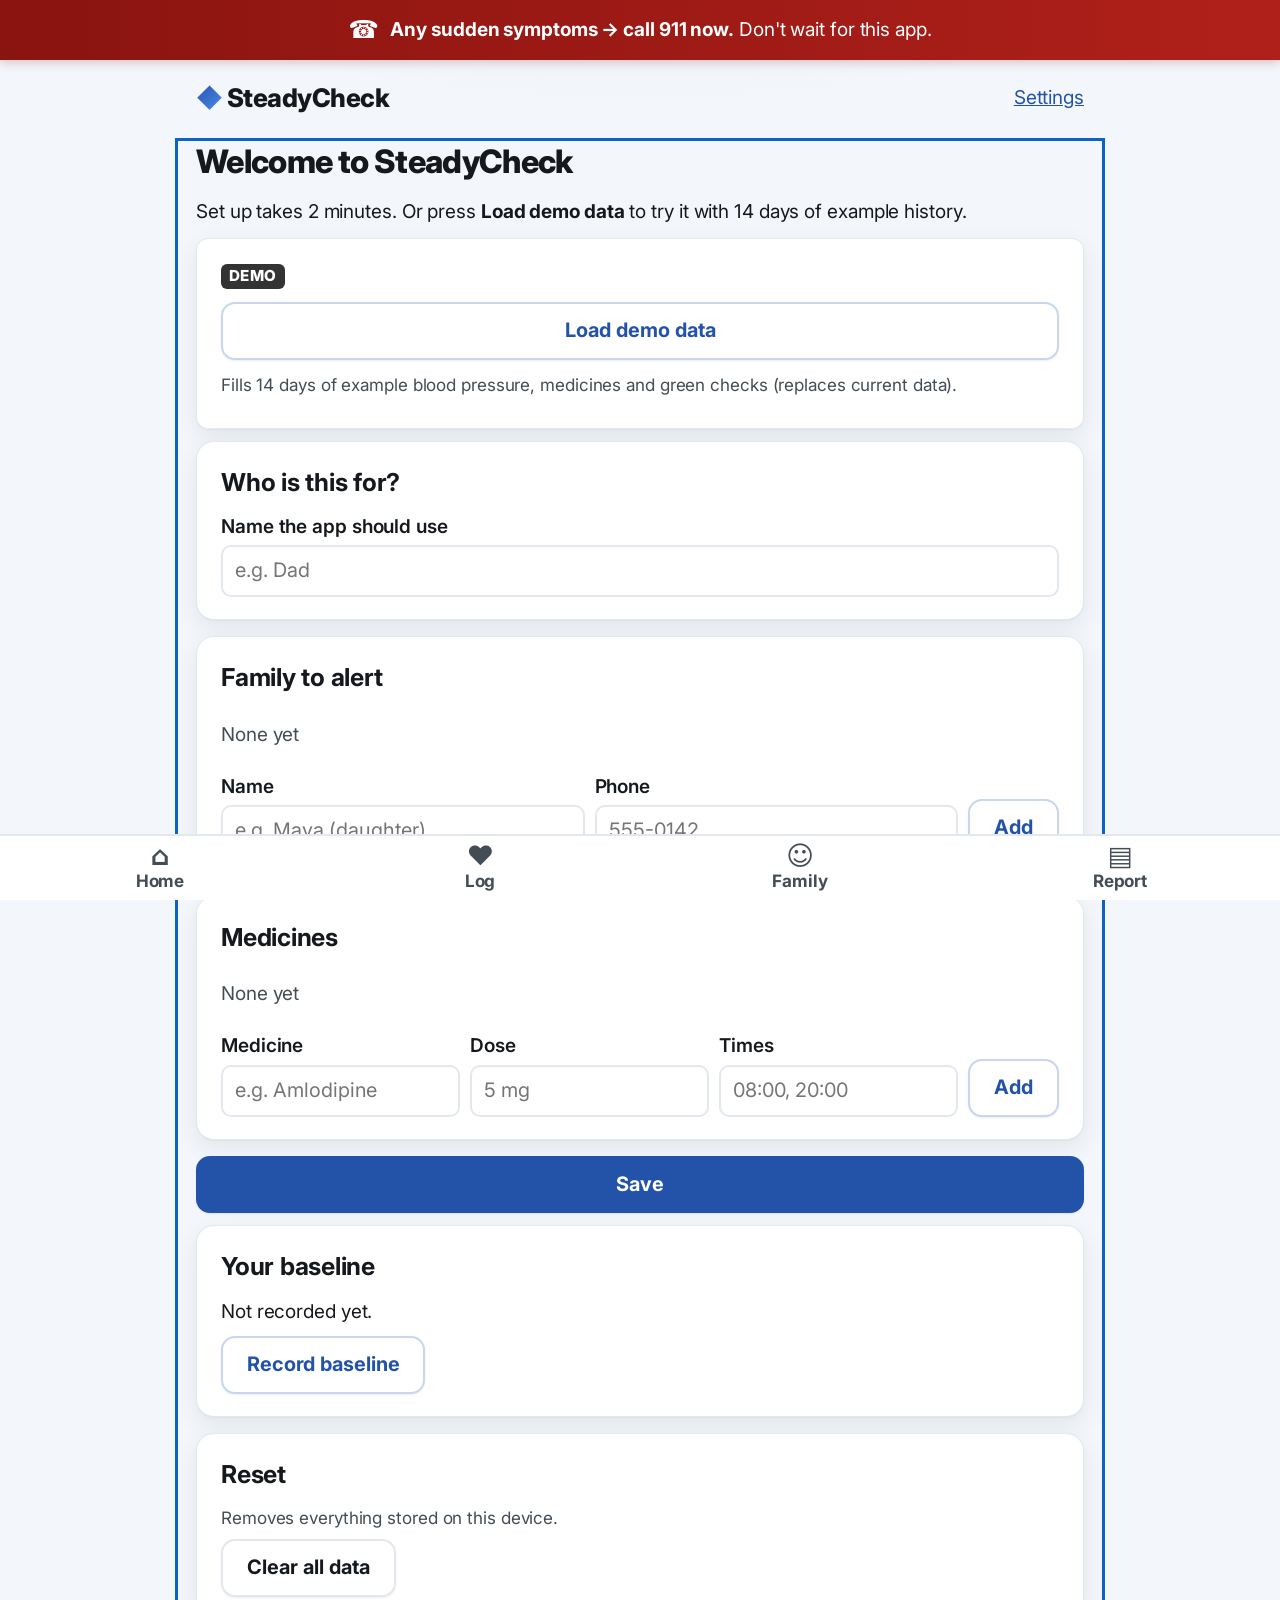
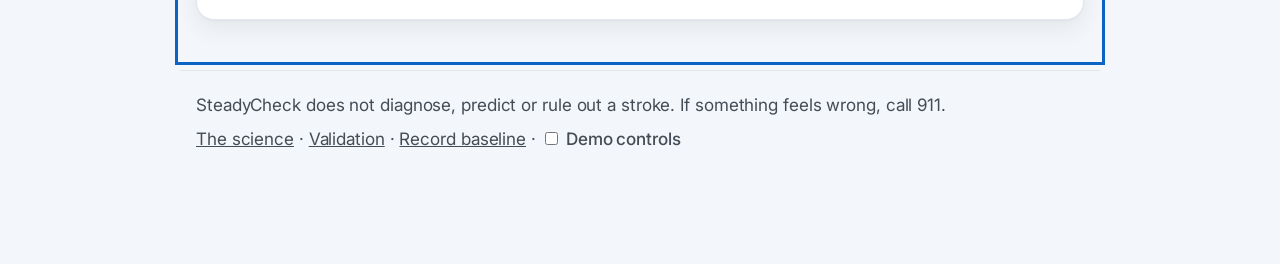
<file: index.html>
<!doctype html>
<html lang="en">
<head>
  <meta charset="utf-8">
  <meta name="viewport" content="width=device-width, initial-scale=1">
  <title>SteadyCheck</title>
  <meta name="description" content="Stroke aftercare: daily face, speech and arm check against your own normal, plus a blood pressure and medication log.">
  <link rel="preconnect" href="https://fonts.googleapis.com"><link rel="stylesheet" href="https://fonts.googleapis.com/css2?family=Inter:wght@400;600;700;800&display=swap">
  <link rel="stylesheet" href="styles.css">
</head>
<body>
  <a class="banner911" href="tel:911" role="alert">
    <span class="banner-icon" aria-hidden="true">☎</span>
    <span><strong>Any sudden symptoms → call 911 now.</strong> Don't wait for this app.</span>
  </a>

  <header class="topbar">
    <a href="#/" class="brand"><span class="brand-mark" aria-hidden="true">◆</span> SteadyCheck</a>
    <a href="#/setup" class="topbar-link">Settings</a>
  </header>

  <main id="app" tabindex="-1" aria-live="polite"><p class="loading">Loading…</p></main>

  <footer class="footer">
    <p>SteadyCheck does not diagnose, predict or rule out a stroke. If something feels wrong, call 911.</p>
    <p class="footer-links">
      <a href="#/science">The science</a> ·
      <a href="#/validation">Validation</a> ·
      <a href="#/baseline">Record baseline</a> ·
      <label class="demo-switch"><input type="checkbox" id="demoSwitch"> Demo controls</label>
    </p>
  </footer>

  <nav class="bottomnav" aria-label="Main">
    <a href="#/" data-nav="home"><span aria-hidden="true">⌂</span>Home</a>
    <a href="#/log" data-nav="log"><span aria-hidden="true">♥</span>Log</a>
    <a href="#/family" data-nav="family"><span aria-hidden="true">☺</span>Family</a>
    <a href="#/report" data-nav="report"><span aria-hidden="true">▤</span>Report</a>
  </nav>

  <script type="module" src="app.js"></script>
</body>
</html>
</file>
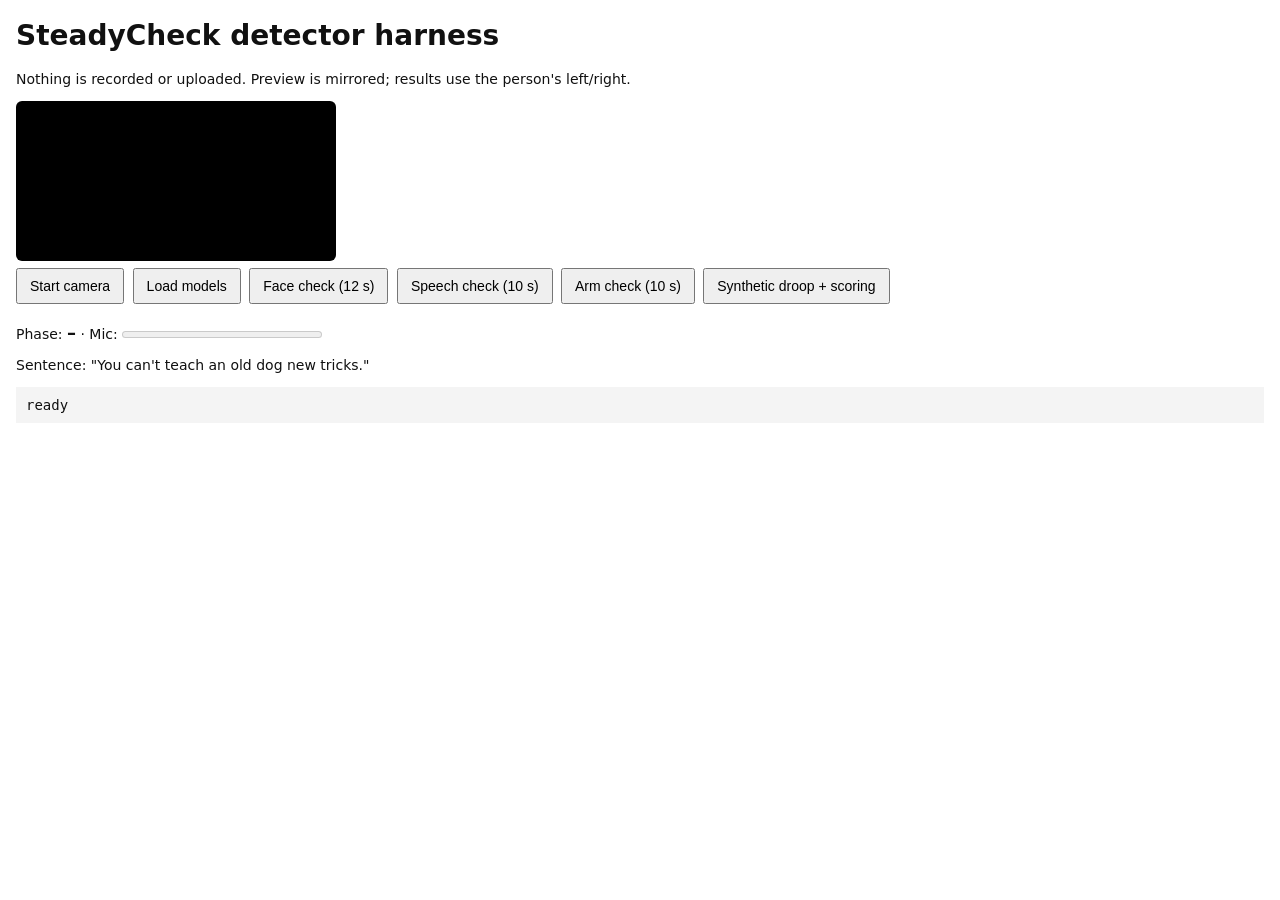
<file: detect/test.html>
<!doctype html>
<html lang="en">
<head>
<meta charset="utf-8">
<meta name="viewport" content="width=device-width, initial-scale=1">
<title>Detector Test Harness</title>
<style>
  body { font: 14px system-ui, sans-serif; margin: 16px; background: #fff; color: #111; }
  video { width: 320px; max-width: 100%; transform: scaleX(-1); background: #000; border-radius: 6px; }
  button { margin: 4px 4px 4px 0; padding: 8px 12px; font-size: 14px; }
  pre { background: #f4f4f4; padding: 10px; white-space: pre-wrap; max-height: 60vh; overflow: auto; }
  #phase { font-weight: bold; font-size: 18px; }
  meter { width: 200px; }
</style>
</head>
<body>
<h1>SteadyCheck detector harness</h1>
<p>Nothing is recorded or uploaded. Preview is mirrored; results use the person's left/right.</p>
<video id="v" autoplay playsinline muted></video>
<div>
  <button id="cam">Start camera</button>
  <button id="load">Load models</button>
  <button id="face">Face check (12 s)</button>
  <button id="speech">Speech check (10 s)</button>
  <button id="arms">Arm check (10 s)</button>
  <button id="synth">Synthetic droop + scoring</button>
</div>
<p>Phase: <span id="phase">–</span> · Mic: <meter id="lvl" min="0" max="1" value="0"></meter></p>
<p id="sentence"></p>
<pre id="out">ready</pre>
<script type="module">
import { initFace, runFaceCheck } from './face.js';
import { runSpeechCheck, SENTENCE } from './speech.js';
import { initPose, runArmCheck } from './arms.js';
import { buildBaseline, scoreCheck, SD_FLOOR } from './scoring.js';
import { syntheticDroopSeries, checksToCSV } from './validation.js';

const $ = id => document.getElementById(id);
const out = (label, x) => { $('out').textContent = `${label}\n${typeof x === 'string' ? x : JSON.stringify(x, null, 2)}`; console.log(label, x); };
const guard = (label, fn) => async () => {
  out(label, 'running…');
  const t0 = performance.now();
  try { out(`${label} (${Math.round(performance.now() - t0)} ms setup)`, await fn()); }
  catch (e) { out(`${label} FAILED`, String(e?.stack || e)); console.error(e); }
};
let lastFaceLandmarks = null;
$('sentence').textContent = `Sentence: "${SENTENCE}"`;

$('cam').onclick = guard('camera', async () => {
  $('v').srcObject = await navigator.mediaDevices.getUserMedia({ video: { width: 640, height: 480 }, audio: false });
  return 'camera on';
});
$('load').onclick = guard('models', async () => {
  const t0 = performance.now();
  await initFace(); const tf = performance.now() - t0;
  await initPose(); const tp = performance.now() - t0 - tf;
  return { faceLoadedMs: Math.round(tf), poseLoadedMs: Math.round(tp) };
});
$('face').onclick = guard('face', () => runFaceCheck($('v'), {
  onPhase: p => ($('phase').textContent = p === 'rest' ? 'Relax your face' : 'Smile big!'),
  onFrame: lm => (lastFaceLandmarks = lm),
}));
$('speech').onclick = guard('speech', () => {
  $('phase').textContent = 'Read the sentence aloud';
  return runSpeechCheck({ onLevel: l => ($('lvl').value = l) });
});
$('arms').onclick = guard('arms', () => {
  $('phase').textContent = 'Arms out, palms up, eyes closed';
  return runArmCheck($('v'));
});
$('synth').onclick = guard('synthetic', async () => {
  const series = syntheticDroopSeries(lastFaceLandmarks, [0, 1, 2, 3, 4, 6, 8],
    { W: $('v').videoWidth || 640, H: $('v').videoHeight || 480 });
  const mk = (ratio, sec) => ({
    face: { metrics: { mouthAsymRest: 0.01, mouthAsymSmile: 0.015, smileExcursionRatio: ratio, eyeAsym: 0.05 }, quality: { ok: true }, detail: { weakerSide: 'left' } },
    speech: { metrics: { speechSec: sec, pauseCount: 1, longestPauseSec: 0.4, syllableRate: 4.2, onsetLatencySec: 1 }, quality: { ok: true } },
    arms: null,
  });
  const base = buildBaseline([mk(0.93, 2.4), mk(0.95, 2.6)]);
  const scores = { same: scoreCheck(mk(0.92, 2.5), base), droop: scoreCheck(mk(0.6, 2.5), base), bigDroop: scoreCheck(mk(0.35, 2.5), base) };
  return { usedRealLandmarks: !!lastFaceLandmarks, series, SD_FLOOR, scores, csv: checksToCSV([{ id: 'x', at: new Date().toISOString(), ...mk(0.6, 2.5), score: scores.droop }]) };
});
</script>
</body>
</html>
</file>
<file: styles.css>
:root {
  --bg: #f6f5f1;
  --surface: #ffffff;
  --ink: #15191d;
  --muted: #444c55;
  --line: #cfd3d8;
  --brand: #1d4f7a;
  --brand-ink: #ffffff;
  --focus: #0b63c4;

  --green: #17663a;
  --green-bg: #e3f3e8;
  --yellow: #7a5200;
  --yellow-bg: #fff1c9;
  --yellow-line: #d9a514;
  --red: #b0201a;
  --red-dark: #8a1410;
  --red-bg: #fde6e4;
  --gray-bg: #eceef0;

  --c-sys: #1d4f7a;
  --c-dia: #b35c00;
  --c-target: #b0201a;

  --radius: 14px;
  --shadow: 0 1px 2px rgba(0,0,0,.06), 0 4px 14px rgba(0,0,0,.05);
  --font: system-ui, -apple-system, "Segoe UI", Roboto, Arial, sans-serif;
}

* { box-sizing: border-box; }
html { font-size: 19px; -webkit-text-size-adjust: 100%; }
body {
  margin: 0; background: var(--bg); color: var(--ink); font-family: var(--font);
  line-height: 1.5; padding-bottom: 84px;
}
h1 { font-size: 1.7rem; line-height: 1.2; margin: .2em 0 .5em; }
h2 { font-size: 1.3rem; margin: 1.2em 0 .5em; }
h3 { font-size: 1.1rem; margin: 1em 0 .4em; }
p { margin: .5em 0; }
a { color: var(--brand); }
:focus-visible { outline: 3px solid var(--focus); outline-offset: 2px; }
.muted { color: var(--muted); }
.small { font-size: .9rem; }
.hidden { display: none !important; }

/* 911 banner */
.banner911 {
  position: sticky; top: 0; z-index: 50; display: flex; gap: .6em; align-items: center; justify-content: center;
  background: var(--red-dark); color: #fff; text-decoration: none; padding: .6em 16px; font-size: 1rem; text-align: center;
}
.banner911:hover { background: var(--red); }
.banner-icon { font-size: 1.3em; }

.topbar { display: flex; justify-content: space-between; align-items: center; max-width: 920px; margin: 0 auto; padding: .7em 16px; }
.brand { font-weight: 800; font-size: 1.25rem; text-decoration: none; color: var(--ink); }
.brand-mark { color: var(--brand); }
.topbar-link { font-size: 1rem; }

main { max-width: 920px; margin: 0 auto; padding: 0 16px 24px; outline: none; }
.loading { color: var(--muted); }

.card { background: var(--surface); border-radius: var(--radius); box-shadow: var(--shadow); padding: 18px 20px; margin: 0 0 16px; border: 1px solid var(--line); }
.grid2 { display: grid; grid-template-columns: 1fr 1fr; gap: 16px; }
@media (max-width: 700px) { .grid2 { grid-template-columns: 1fr; } }

/* Buttons */
.btn, button.btn {
  display: inline-flex; align-items: center; justify-content: center; gap: .5em;
  min-height: 56px; padding: .6em 1.2em; border-radius: 12px; border: 2px solid var(--brand);
  background: var(--brand); color: var(--brand-ink); font: inherit; font-weight: 700; font-size: 1.05rem;
  text-decoration: none; cursor: pointer; text-align: center;
}
.btn:hover { filter: brightness(1.1); }
.btn.secondary { background: var(--surface); color: var(--brand); }
.btn.danger { background: var(--red); border-color: var(--red); color: #fff; }
.btn.ghost { background: transparent; color: var(--ink); border-color: var(--line); }
.btn.block { display: flex; width: 100%; }
.btn.big { min-height: 96px; font-size: 1.35rem; border-radius: 18px; }
.btn[disabled] { opacity: .5; cursor: not-allowed; }
.btn-row { display: flex; flex-wrap: wrap; gap: 12px; margin: 12px 0; }
.btn-row > .btn { flex: 1 1 200px; }
.home-actions { display: grid; gap: 14px; margin: 8px 0 20px; }
.home-actions .sub { display: block; font-weight: 500; font-size: .95rem; opacity: .95; }
.home-actions .btn { flex-direction: column; }

/* Forms */
label { display: block; font-weight: 600; margin: .6em 0 .2em; }
input[type=text], input[type=number], input[type=tel], input[type=time], input[type=datetime-local], select {
  font: inherit; font-size: 1.05rem; min-height: 52px; padding: .4em .6em; border-radius: 10px; border: 2px solid var(--line);
  width: 100%; background: #fff; color: var(--ink);
}
input:focus { border-color: var(--focus); }
.row { display: flex; gap: 10px; flex-wrap: wrap; align-items: flex-end; }
.row > * { flex: 1 1 120px; }
.row > .btn { flex: 0 0 auto; }
.inline-check { display: flex; align-items: center; gap: .6em; font-weight: 600; }
.inline-check input { width: 26px; height: 26px; }

/* Level badges and banners (icon + word, never color alone) */
.badge { display: inline-flex; align-items: center; gap: .4em; padding: .2em .7em .2em .3em; border-radius: 999px; font-weight: 700; font-size: .95rem; border: 2px solid; white-space: nowrap; }
.badge-icon { display: inline-grid; place-items: center; width: 1.5em; height: 1.5em; border-radius: 50%; color: #fff; font-size: .85em; }
.lv-green { background: var(--green-bg); color: var(--green); border-color: var(--green); }
.lv-green .badge-icon { background: var(--green); }
.lv-yellow { background: var(--yellow-bg); color: var(--yellow); border-color: var(--yellow-line); }
.lv-yellow .badge-icon { background: var(--yellow); }
.lv-red { background: var(--red-bg); color: var(--red); border-color: var(--red); }
.lv-red .badge-icon { background: var(--red); }
.lv-skipped, .lv-none { background: var(--gray-bg); color: var(--muted); border-color: var(--line); }
.lv-skipped .badge-icon, .lv-none .badge-icon { background: var(--muted); }

.result-hero { border-radius: var(--radius); padding: 24px 20px; margin-bottom: 16px; border: 3px solid; }
.result-hero.lv-green { border-color: var(--green); }
.result-hero.lv-yellow { border-color: var(--yellow-line); }
.result-hero .hero-icon { font-size: 2.6rem; width: 1.6em; height: 1.6em; display: inline-grid; place-items: center; border-radius: 50%; color: #fff; }
.result-hero.lv-green .hero-icon { background: var(--green); }
.result-hero.lv-yellow .hero-icon { background: var(--yellow); }
.result-hero h1 { margin-top: .4em; }

/* Full-screen red */
.redscreen {
  position: fixed; inset: 0; z-index: 100; background: var(--red-dark); color: #fff; overflow-y: auto;
  padding: 24px 16px 40px;
}
.redscreen .inner { max-width: 720px; margin: 0 auto; }
.redscreen h1 { font-size: 2.1rem; }
.redscreen .hero-icon { font-size: 2.6rem; width: 1.6em; height: 1.6em; display: inline-grid; place-items: center; border-radius: 50%; background: #fff; color: var(--red-dark); font-weight: 900; }
.redscreen .call911, .call911 {
  display: flex; align-items: center; justify-content: center; gap: .5em; min-height: 96px; border-radius: 18px;
  background: #fff; color: var(--red-dark); font-size: 1.8rem; font-weight: 900; text-decoration: none; margin: 18px 0; border: 4px solid #fff;
}
.call911.onlight { background: var(--red); color: #fff; border-color: var(--red); }
.redscreen .panel { background: rgba(255,255,255,.12); border-radius: 12px; padding: 14px 16px; margin: 12px 0; }
.redscreen a:not(.call911) { color: #fff; }
.redscreen .btn.secondary { background: transparent; color: #fff; border-color: #fff; }
.redscreen input { color: var(--ink); }

/* Check flow */
.stepper { display: flex; gap: 6px; list-style: none; padding: 0; margin: 0 0 14px; flex-wrap: wrap; }
.stepper li { flex: 1 1 0; min-width: 80px; text-align: center; padding: .4em .3em; border-radius: 10px; background: var(--gray-bg); color: var(--muted); font-weight: 700; font-size: .95rem; border: 2px solid transparent; }
.stepper li.active { background: var(--brand); color: #fff; }
.stepper li.done { background: var(--green-bg); color: var(--green); border-color: var(--green); }
.stepper li.done::before { content: "✓ "; }
.stage { position: relative; background: #111; border-radius: var(--radius); overflow: hidden; aspect-ratio: 4 / 3; max-height: 60vh; margin: 0 auto 12px; width: 100%; }
.stage video, .stage canvas { position: absolute; inset: 0; width: 100%; height: 100%; object-fit: cover; transform: scaleX(-1); }
.stage .nocam { position: absolute; inset: 0; display: grid; place-items: center; color: #ddd; text-align: center; padding: 20px; }
.prompt { position: absolute; left: 0; right: 0; bottom: 0; padding: 14px 16px; background: linear-gradient(transparent, rgba(0,0,0,.8) 35%); color: #fff; font-size: 1.6rem; font-weight: 800; text-align: center; }
.countdown { position: absolute; top: 12px; right: 12px; background: rgba(0,0,0,.65); color: #fff; font-size: 1.6rem; font-weight: 800; padding: .1em .55em; border-radius: 10px; min-width: 2.2em; text-align: center; }
.sentence { font-size: 1.7rem; font-weight: 800; line-height: 1.3; background: var(--surface); border: 3px solid var(--brand); border-radius: var(--radius); padding: 18px; text-align: center; margin: 12px 0; }
.meter { height: 26px; background: var(--gray-bg); border-radius: 13px; overflow: hidden; border: 2px solid var(--line); }
.meter > div { height: 100%; width: 0; background: var(--brand); transition: width .08s linear; }
.status-list { list-style: none; padding: 0; margin: 8px 0; }
.status-list li { padding: .2em 0; }
.warn { background: var(--yellow-bg); border: 2px solid var(--yellow-line); color: #4a3300; border-radius: 12px; padding: 12px 14px; margin: 10px 0; }
.demo-box { border: 2px dashed var(--muted); border-radius: 12px; padding: 10px 14px; margin: 12px 0; background: #fafafa; }
.demo-tag { display: inline-block; background: #333; color: #fff; font-size: .8rem; font-weight: 800; letter-spacing: .04em; padding: .1em .5em; border-radius: 6px; text-transform: uppercase; }

/* Lists / feed */
.list { list-style: none; padding: 0; margin: 0; }
.list li { display: flex; gap: 12px; align-items: center; justify-content: space-between; padding: 12px 0; border-bottom: 1px solid var(--line); flex-wrap: wrap; }
.list li:last-child { border-bottom: 0; }
.feed li { align-items: flex-start; justify-content: flex-start; flex-wrap: nowrap; }
.feed .when { min-width: 7.5em; color: var(--muted); font-size: .92rem; }
.med-btn { display: flex; width: 100%; align-items: center; gap: 14px; min-height: 60px; padding: 10px 14px; border-radius: 12px; border: 2px solid var(--line); background: #fff; font: inherit; text-align: left; cursor: pointer; margin: 8px 0; color: var(--ink); }
.med-btn .box { width: 34px; height: 34px; border-radius: 8px; border: 3px solid var(--brand); display: grid; place-items: center; font-weight: 900; color: #fff; flex: none; }
.med-btn.taken { border-color: var(--green); background: var(--green-bg); }
.med-btn.taken .box { background: var(--green); border-color: var(--green); }
.stat { font-size: 2rem; font-weight: 800; line-height: 1.1; }
.stats { display: grid; grid-template-columns: repeat(auto-fit, minmax(150px, 1fr)); gap: 12px; }
.stats > div { background: var(--surface); border: 1px solid var(--line); border-radius: 12px; padding: 12px 14px; }

table { border-collapse: collapse; width: 100%; font-size: .95rem; }
th, td { text-align: left; padding: .5em .5em; border-bottom: 1px solid var(--line); vertical-align: top; }
th { background: var(--gray-bg); }
.table-wrap { overflow-x: auto; }

/* trend grid */
.trend { display: grid; gap: 4px; align-items: center; font-size: .85rem; }
.trend .cell { height: 34px; border-radius: 6px; display: grid; place-items: center; font-weight: 800; border: 2px solid; }
.trend .cell.lv-none { border-style: dashed; }
.trend .lbl { font-weight: 700; }
.trend .day { text-align: center; color: var(--muted); font-size: .75rem; }

/* charts */
.chart { margin: 0; }
.chart svg { width: 100%; height: auto; display: block; }
.ch-grid { stroke: var(--line); stroke-width: 1; }
.ch-tick { font-size: 13px; fill: var(--muted); }
.ch-title { font-size: 14px; fill: var(--ink); font-weight: 600; }
.ch-ref { font-size: 13px; font-weight: 700; }
.legend { display: flex; flex-wrap: wrap; gap: 14px; font-size: .9rem; margin-top: 6px; }
.lg { display: inline-flex; align-items: center; gap: 6px; }
.lg-sw { width: 14px; height: 14px; border-radius: 50%; display: inline-block; }
.lg-sw.sq { border-radius: 2px; }
.lg-sw.dash { width: 22px; height: 0; border-top: 3px dashed; border-radius: 0; background: none !important; }

/* markdown */
.md table { margin: 10px 0; }
.md code { background: var(--gray-bg); padding: 0 .25em; border-radius: 4px; }

/* footer + bottom nav */
.footer { max-width: 920px; margin: 10px auto 0; padding: 12px 16px 20px; color: var(--muted); font-size: .9rem; border-top: 1px solid var(--line); }
.footer-links a { color: var(--muted); }
.demo-switch { display: inline-flex; align-items: center; gap: .3em; font-weight: 500; margin: 0; }
.bottomnav {
  position: fixed; bottom: 0; left: 0; right: 0; z-index: 40; display: flex; background: var(--surface); border-top: 2px solid var(--line);
  padding-bottom: env(safe-area-inset-bottom);
}
.bottomnav a { flex: 1; display: flex; flex-direction: column; align-items: center; justify-content: center; min-height: 64px; text-decoration: none; color: var(--muted); font-weight: 700; font-size: .9rem; }
.bottomnav a span { font-size: 1.4rem; line-height: 1; }
.bottomnav a.active { color: var(--brand); background: #e8eff6; box-shadow: inset 0 3px 0 var(--brand); }

#toast { position: fixed; left: 50%; bottom: 90px; transform: translateX(-50%) translateY(20px); opacity: 0; transition: .2s; background: #222; color: #fff; padding: .7em 1.1em; border-radius: 12px; z-index: 200; pointer-events: none; max-width: 90vw; }
#toast.show { opacity: 1; transform: translateX(-50%); }

@media (max-width: 480px) {
  html { font-size: 18px; }
  h1 { font-size: 1.45rem; }
  .prompt { font-size: 1.25rem; }
  .sentence { font-size: 1.35rem; }
  .feed li { flex-wrap: wrap; }
}

@media print {
  .banner911, .topbar, .bottomnav, .footer, .no-print { display: none !important; }
  body { background: #fff; padding: 0; font-size: 12pt; }
  .card { box-shadow: none; border: 1px solid #999; break-inside: avoid; }
  main { max-width: none; }
}

/* low-key demo source switch under the camera */
.srcpick { font-size: .9rem; color: var(--muted); margin: -4px 0 12px; }
.srcpick summary { cursor: pointer; text-decoration: underline; display: inline-block; padding: 6px 0; }
.srcpick .srcbody { background: var(--surface); border: 1px dashed var(--line); border-radius: 10px; padding: 8px 12px; margin-top: 4px; }
.srcpick .inline-check { font-weight: 500; margin: 4px 0; }
.srcpick .inline-check input { width: 20px; height: 20px; }
.srcpick input[type=file] { font: inherit; margin-top: 6px; }

/* Guided arm test steps */
.arm-steps { padding-left: 1.4em; margin: 0 0 12px; }
.arm-steps li { padding: 6px 4px; color: var(--muted, #666); }
.arm-steps li.active { color: inherit; font-weight: 700; background: rgba(60,120,220,.12); border-radius: 8px; }
.arm-steps li.done { color: inherit; }
.arm-steps li.done::marker { content: "✓  "; }
.warn-card { border: 3px solid var(--red); }

/* ---- Visual polish ---- */
:root {
  --bg: #f3f6fa;
  --brand: #2353a8;
  --line: #e3e8ef;
  --radius: 18px;
  --shadow: 0 1px 2px rgba(16,24,40,.04), 0 8px 24px rgba(16,24,40,.07);
  --font: "Inter", system-ui, -apple-system, "Segoe UI", Roboto, Arial, sans-serif;
}
body { background: radial-gradient(1200px 500px at 50% -200px, #dfe9fb 0%, var(--bg) 60%) fixed, var(--bg); letter-spacing: -0.005em; }
h1 { font-weight: 800; letter-spacing: -0.02em; }
h2 { font-weight: 700; letter-spacing: -0.01em; }
.banner911 { background: linear-gradient(90deg, #8a1410, #b0201a); box-shadow: 0 2px 10px rgba(138,20,16,.25); }
.topbar { padding: 1em 16px; }
.brand { font-size: 1.35rem; letter-spacing: -0.02em; }
.brand-mark { background: linear-gradient(135deg, #2353a8, #4f8cf0); -webkit-background-clip: text; background-clip: text; color: transparent; }
.card { border: 1px solid var(--line); box-shadow: var(--shadow); padding: 22px 24px; }
.btn, button.btn { border-radius: 14px; box-shadow: 0 1px 2px rgba(16,24,40,.08); transition: transform .08s ease, box-shadow .15s ease, filter .15s ease; }
.btn:hover { filter: none; transform: translateY(-1px); box-shadow: 0 6px 16px rgba(35,83,168,.18); }
.btn:active { transform: translateY(0); }
.btn.secondary { border-color: #c9d6ee; }
.btn.big { border: none; border-radius: 22px; min-height: 108px; box-shadow: 0 10px 28px rgba(16,24,40,.14); }
.btn.big:not(.danger) { background: linear-gradient(135deg, #2353a8, #3f7ae0); }
.btn.big.danger { background: linear-gradient(135deg, #a3170f, #d63a2f); }
.btn.big .sub { opacity: .9; font-weight: 500; }
.home-actions { gap: 16px; }
.stage { border-radius: 20px; overflow: hidden; box-shadow: 0 12px 32px rgba(16,24,40,.18); }
.footer { color: var(--muted); }
</file>
